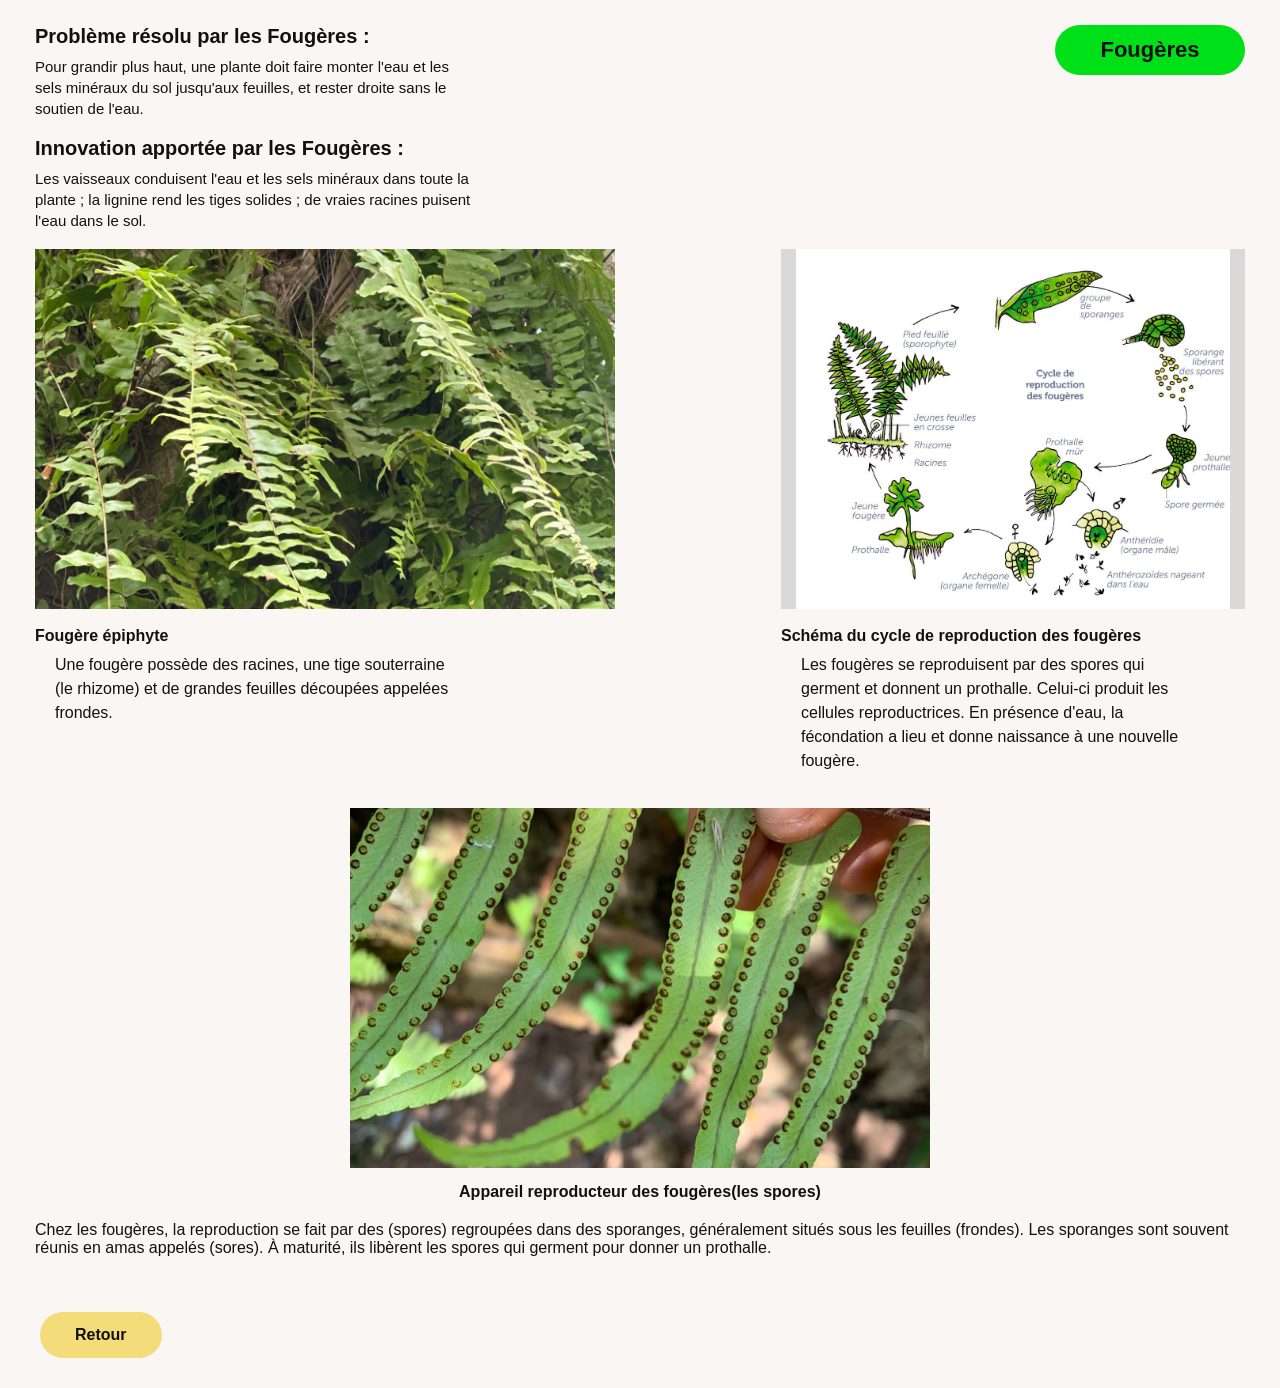
<file: html/Fougères.html>
<!DOCTYPE html>
<html lang="fr">
<head>
    <meta charset="UTF-8">
    <meta name="viewport" content="width=device-width, initial-scale=1.0">
    <title>PlantEvo Viewer - Fougères</title>
   <link rel="stylesheet" href="../css/style.css">
   </head>

<body class="fond-groupe">

    <main class="groupe">

        <div class="grille-groupe">

            
            <div class="bloc-titre">
                <h1 class="titre-groupe">Problème résolu par les Fougères :</h1>
                <p class="texte-probleme">Pour grandir plus haut, une plante doit faire monter l'eau et les sels minéraux du sol jusqu'aux feuilles, et rester droite sans le soutien de l'eau.</p>
                
                <h2 class="titre-innovation">Innovation apportée par les Fougères :</h2>
                <p class="texte-probleme">Les vaisseaux conduisent l'eau et les sels minéraux dans toute la plante ; la lignine rend les tiges solides ; de vraies racines puisent l'eau dans le sol.</p>
            </div>

            
            <span class="badge">Fougères</span>

            <img class="image-gauche" src="../images/Fougeres.webp" alt="Fougère épiphyte">

            
            <img class="image-droite" src="../images/cycle-de-reproduction-des-fougeres.jpg"  alt="Schéma du cycle de reproduction des fougères">

            
            <div class="bloc-texte">
                <p class="legende">Fougère épiphyte</p>
                <p class="texte-figure">Une fougère possède des racines, une tige souterraine (le rhizome) et de grandes feuilles découpées appelées frondes.</p>
            </div>

            <div class="bloc-texte">
                <p class="legende">Schéma du cycle de reproduction des fougères</p>
                <p class="texte-figure">Les fougères se reproduisent par des spores qui germent et donnent un prothalle. Celui-ci produit les cellules reproductrices. En présence d'eau, la fécondation a lieu et donne naissance à une nouvelle fougère.</p>
            </div>
        </div>

    
        <section class="terrain">
           
            <img class="image-terrain" src="../images/appareil-vegetatif-fougeres.jpg" alt="Appareil réproducteur des fougères(spores)">
            <p class="texte-terrain">Appareil reproducteur des fougères(les spores)</p>
        </section>
        <p> Chez les fougères, la reproduction se fait par des (spores) regroupées dans des sporanges, généralement situés sous les feuilles (frondes). Les sporanges sont souvent réunis en amas appelés (sores). À maturité, ils libèrent les spores qui germent pour donner un prothalle.</p>
    </main>

    <!-- Le bouton jaune : un clic ramène à la page du menu -->
    <div class="zone-retour">
        <a class="bouton-retour" href="Menu.html">Retour</a>
    </div>

</body>
</html>
</file>
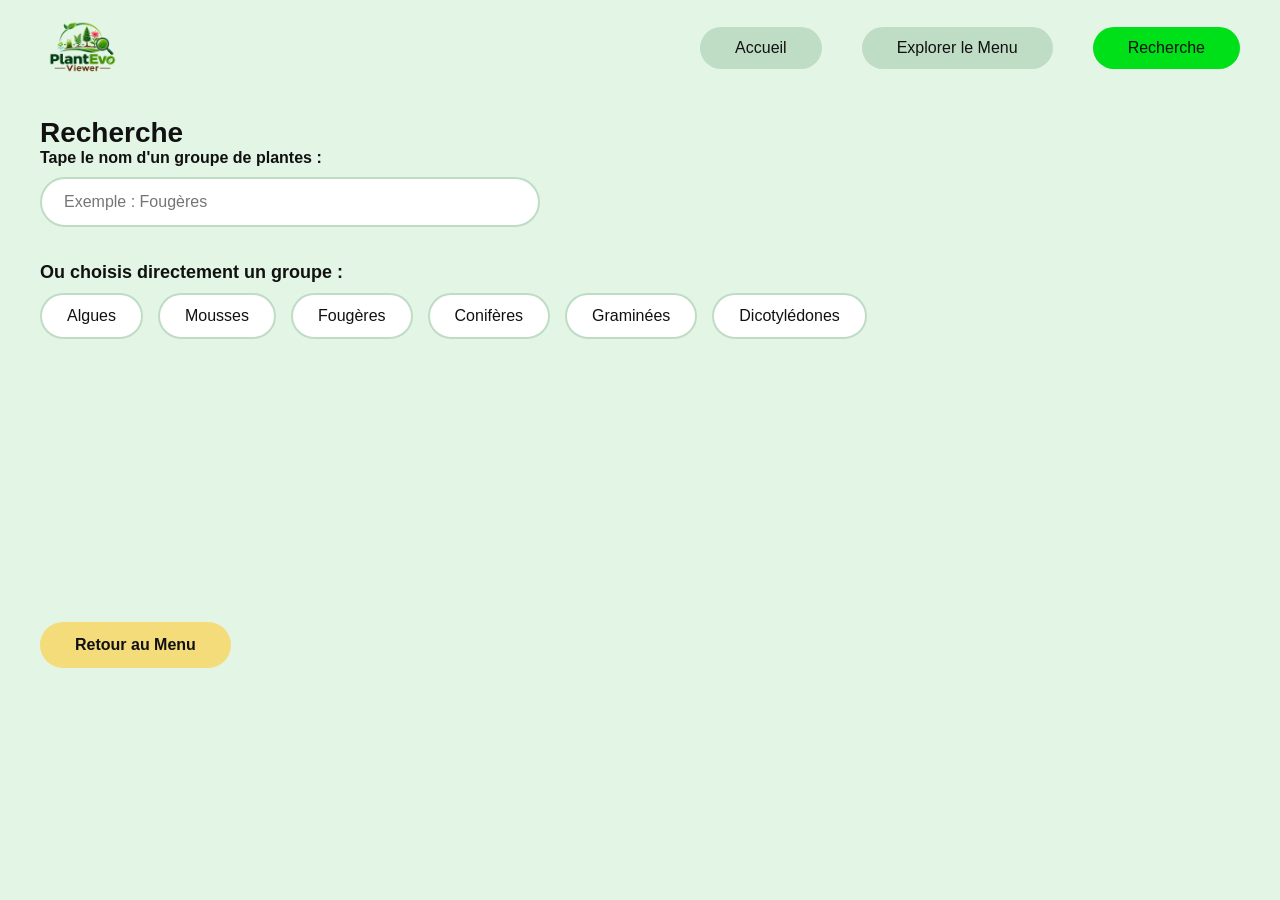
<file: html/Recherche.html>
<!DOCTYPE html>
<html lang="fr">
<head>
    <meta charset="UTF-8">
    <meta name="viewport" content="width=device-width, initial-scale=1.0">
    <title>PlantEvo Viewer - Recherche</title>
   <link rel="stylesheet" href="../css/style.css">
   </head>
   
   <body class="fond-recherche">
    <header class="entete">
        <img class="logo" src="../images/Logo.png" alt="Logo PlantEvo viewer">

    <!--les 3 boutons, chaque bouton est un lien vers une autre page.-->
    <nav class="navigation">
        <a class="bouton-nav" href="Accueil.html">Accueil</a>
         <a class="bouton-nav" href="Menu.html">Explorer le Menu</a>
         <a class="bouton-nav actif" href="Recherche.html">Recherche</a>
    </nav>
</header>

<main class="recherche">
    <h1 class="titre-recherche">Recherche</h1>
    <label class="etiquette" for="champ-recherche">Tape le nom d'un groupe de plantes :</label>
    <input class="champ-recherche" type="search" id="champ-recherche" name="recherche"
           list="groupes" placeholder="Exemple : Fougères">

           
        <datalist id="groupes">
            <option value="Algues">
            <option value="Mousses">
            <option value="Fougères">
            <option value="Conifères">
            <option value="Graminées">
            <option value="Dicotylédones">
        </datalist>

        <!-- La liste des groupes : un clic sur un nom ouvre sa page.
             <ul> = la liste, <li> = un élément de la liste. -->
        <h2 class="titre-liste">Ou choisis directement un groupe :</h2>
        <ul class="liste-liens">
            <li><a class="lien-groupe" href="Algues.html">Algues</a></li>
            <li><a class="lien-groupe" href="Mousses.html">Mousses</a></li>
            <li><a class="lien-groupe" href="Fougères.html">Fougères</a></li>
            <li><a class="lien-groupe" href="Conifères.html">Conifères</a></li>
            <li><a class="lien-groupe" href="Graminées.html">Graminées</a></li>
            <li><a class="lien-groupe" href="Dicotylédones.html">Dicotylédones</a></li>
        </ul>
    </main>

    <div class="zone-retour">
        <a class="bouton-retour" href="Menu.html">Retour au Menu</a>
    </div>

</body>
</html>
</file>
<file: css/style.css>
*{
    margin: 0;
    padding: 0;
    box-sizing: border-box;
   
}

body{
    margin:0;
    font-family: 'Inter', Arial, sans-serif;
    color: #111;
    min-height: 100vh;

}
img{
    max-width: 100%;
    display: block;
}

a {
  text-decoration : none;
  color: inherit;   
}

.fond-foret {
background-color: #e8f3e8;
background-image: 
linear-gradient(rgba(255, 255, 255, 0.75), rgba(255, 255, 255, 0.75)),
        url('../images/arriere plan.jpg');
        background-size: cover;
        background-position: center;
        background-attachment: fixed;
        
}

.fond-recherche {
    background-color:#e3f5e5;
}

.fond-groupe {
    background-color:#faf6f4;
}

.entete{
    display: flex;
    align-items: center;
    justify-content: space-between;
    flex-wrap : wrap;
    gap: 15px;
    padding: 20px 40px;
}

.logo{
    width: 85px;
}
.navigation{
    display:flex;
    gap: 40px;
    flex-wrap: wrap;
}

.bouton-nav{
    background-color: #bfdcc5;
    padding: 12px 35px ;
    border-radius: 30px;
    font-size: 16px;
    transition: background-color 0.2s;
}

.bouton-nav:hover{
    background-color :#9fcba9;

}
.actif {
    background-color:#00e019

}

.actif:hover{
    background-color:#00e019
}

.zone-retour{
    padding: 30px 40px;
}

.bouton-retour{
    display:inline-block;
    background-color: #f5dc7a;
    font-weight:700;
    padding: 14px 35px;
    border-radius:30px;
    transition : background-color 0.2s;
}

.bouton-retour:hover {
    background-color: #efca3f;
 }
.accueil {
    display: flex;
    gap: 40px;
    padding: 0 40px 40px 40px;
    align-items: flex-start;
    flex-wrap: wrap;
  }
 .colonne-texte {
    flex: 1; 
    min-width: 300px;
 }
    .sur-titre {
    color: #3a8f4a;
    font-size: 14px;
    margin: 0 0 5px 0;                  
                  
}
.titre-accueil {
    font-family: 'Saira Condensed', 'Inter', sans-serif;
    font-size: 44px;
    line-height: 1.2;                  
    margin: 0 0 20px 0;
}

.introduction {
    margin: 0 0 40px 20px;
    line-height: 2;
}


.sous-titre {
    text-align: center;                 
    font-size: 24px;
}


.texte-interet {
    font-size: 20px;
    line-height: 1.4;
    margin: 20px 40px;
}


.photo-accueil {
    width: 430px;
    height: 550px;
    object-fit: cover;                  
    border-radius: 35px;                
    background-color: #d9d9d9;          
}




.titre-menu {
    font-size: 24px;
    line-height: 1.3;
    max-width: 820px;
    margin: 0 40px 30px 75px;           
}

.cartes {
    display: flex;
    flex-wrap: wrap;
    justify-content: center;            
    gap: 30px;                          
    max-width: 1250px;
    margin: 0 auto;                    
    padding: 0 20px;
}


.carte {
    width: 270px;
    display: flex;
    flex-direction: column;             
    align-items: center;
    text-align: center;
    gap: 8px;
}


.carte-titre {
    font-size: 16px;                
    font-weight: 600;
    min-height: 44px;                   
}


.carte-image {
    width: 230px;                     
    height: 245px;                      
    object-fit: cover;                  
    border-radius: 30px;                
    background-color: #d9d9d9;        
    transition: transform 0.2s;
}

.carte-image:hover {
    transform: scale(1.08);             
}


.carte-date {
    font-weight: 600;
    font-size: 18px;
}



.recherche {
    padding: 20px 40px;
    min-height: 55vh;                 
}

.titre-recherche {
    font-size: 28px;
}

/* --- Le champ où l'utilisateur tape --- */


.etiquette {
    display: block;                    
    font-weight: 600;
    margin-bottom: 10px;
}


.champ-recherche {
    width: 100%;
    max-width: 500px;
    padding: 14px 22px;                 
    font-size: 16px;
    font-family: inherit;               
    border: 2px solid #bfdcc5;          
    border-radius: 30px;                
    background-color: #ffffff;
}


.champ-recherche:focus {
    outline: none;                      
    border-color: #00e019;              
}


.titre-liste {
    font-size: 18px;
    margin: 35px 0 10px 0;
}


.liste-liens {
    list-style: none;                   
    padding: 0;
    display: flex;
    flex-wrap: wrap;
    gap: 15px;
}


.lien-groupe {
    display: inline-block;
    background-color: #ffffff;
    border: 2px solid #bfdcc5;
    padding: 12px 25px;
    border-radius: 30px;
    transition: background-color 0.2s;
}

.lien-groupe:hover {
    background-color: #bfdcc5;
}


.groupe {
    padding: 25px 35px;
}

.grille-groupe {
    display: grid;
    grid-template-columns: 3fr 2fr;
    column-gap: 50px;                   
    row-gap: 18px;                      
}

.bloc-titre {
    align-self: start;                
}


.titre-groupe {
    font-size: 20px;
    margin: 0 0 8px 0;
}

.titre-innovation {
    font-size: 20px;
    margin: 18px 0 8px 0;
}


.texte-probleme {
    font-size: 15px;
    line-height: 1.4;
    max-width: 440px;
    margin: 0;
}


.badge {
    justify-self: end;                  
    align-self: start;
    width: 190px;
    background-color: #00e019;
    text-align: center;
    font-size: 22px;
    font-weight: 700;
    padding: 12px;
    border-radius: 30px;
}


   
.image-gauche {
    align-self: end;
    width: 100%;
    max-width: 580px;
    height: 360px;
    object-fit: cover;
    background-color: #d9d9d9;
}


.image-droite {
    align-self: end;
    width: 100%;
    max-width: 580px;
    height: 360px;
    object-fit: contain;                
    background-color: #d9d9d9;
}


.bloc-texte {
    align-self: start;
}


.legende {
    font-weight: 700;
    margin: 0 0 8px 0;
}


.texte-figure {
    max-width: 400px;
    line-height: 1.5;
    margin: 0 0 0 20px;                 
}

.terrain {
    text-align: center;                
    margin: 35px 0 20px 0;
}

/* L'image du bas */
.image-terrain {
    width: 580px;
    height: 360px;
    object-fit: cover;
    margin: 0 auto 15px auto;           
    background-color: #d9d9d9;
}

/* Le titre en gras sous l'image du bas */
.texte-terrain {
    font-weight: 700;
    margin: 0;
}

/* SECTION CARTOGRAPHIE */

.map-section {
  padding: 100px 8%;
  background: #f8f7f1;
}

.map-heading {
  text-align: center;
  max-width: 700px;
  margin: 0 auto 45px;
}

.map-heading h2 {
  font-family: "Playfair Display", serif;
  font-size: 42px;
  color: #214c38;
  margin-bottom: 18px;
}

.map-heading p {
  font-size: 14px;
  color: #778078;
  line-height: 1.8;
}

.map-container {
  width: 100%;
  height: 600px;
  overflow: hidden;
  border-radius: 12px;
  border: 1px solid #dde5da;
  box-shadow: 0 8px 25px rgba(0, 0, 0, 0.08);
}

.map-container iframe {
  width: 100%;
  height: 100%;
  border: none;
  display: block;
}

/* RESPONSIVE */

@media (max-width: 650px) {
  .map-section {
    padding: 65px 5%;
  }

  .map-heading h2 {
    font-size: 30px;
  }

  .map-container {
    height: 450px;
  }
}
/*PETITS ÉCRANS (téléphone)*/

@media (max-width: 700px) {
    .entete {
        padding: 15px 20px;
    }

    .navigation {
        gap: 10px;
    }

    .bouton-nav {
        padding: 10px 18px;
        
    }

    .titre-accueil {
        font-size: 32px;
    }

    .photo-accueil {
        width: 100%;
        height: 350px;
    }

    .titre-menu {
        margin: 0 20px 20px 20px;
    }

  
    .grille-groupe {
        grid-template-columns: 1fr;
    }

    .badge {
        justify-self: start;
    }
}
</file>
